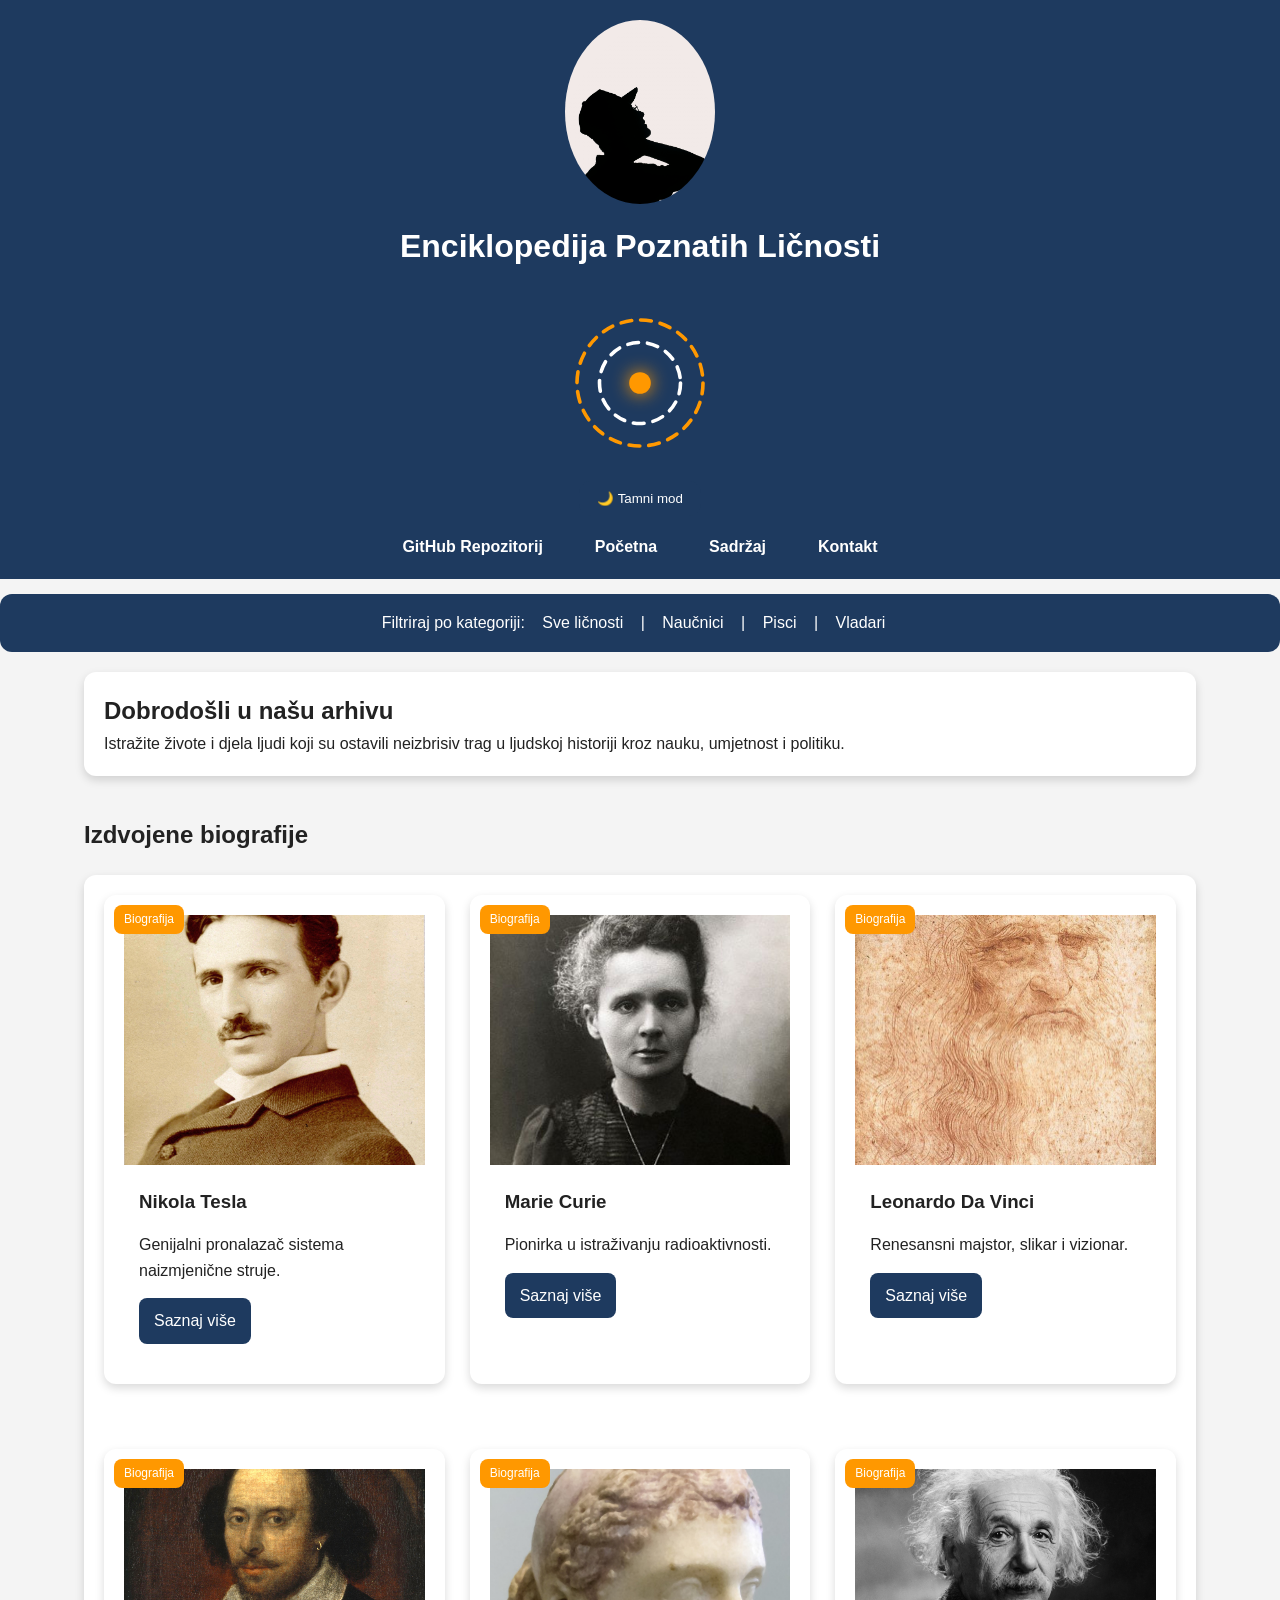
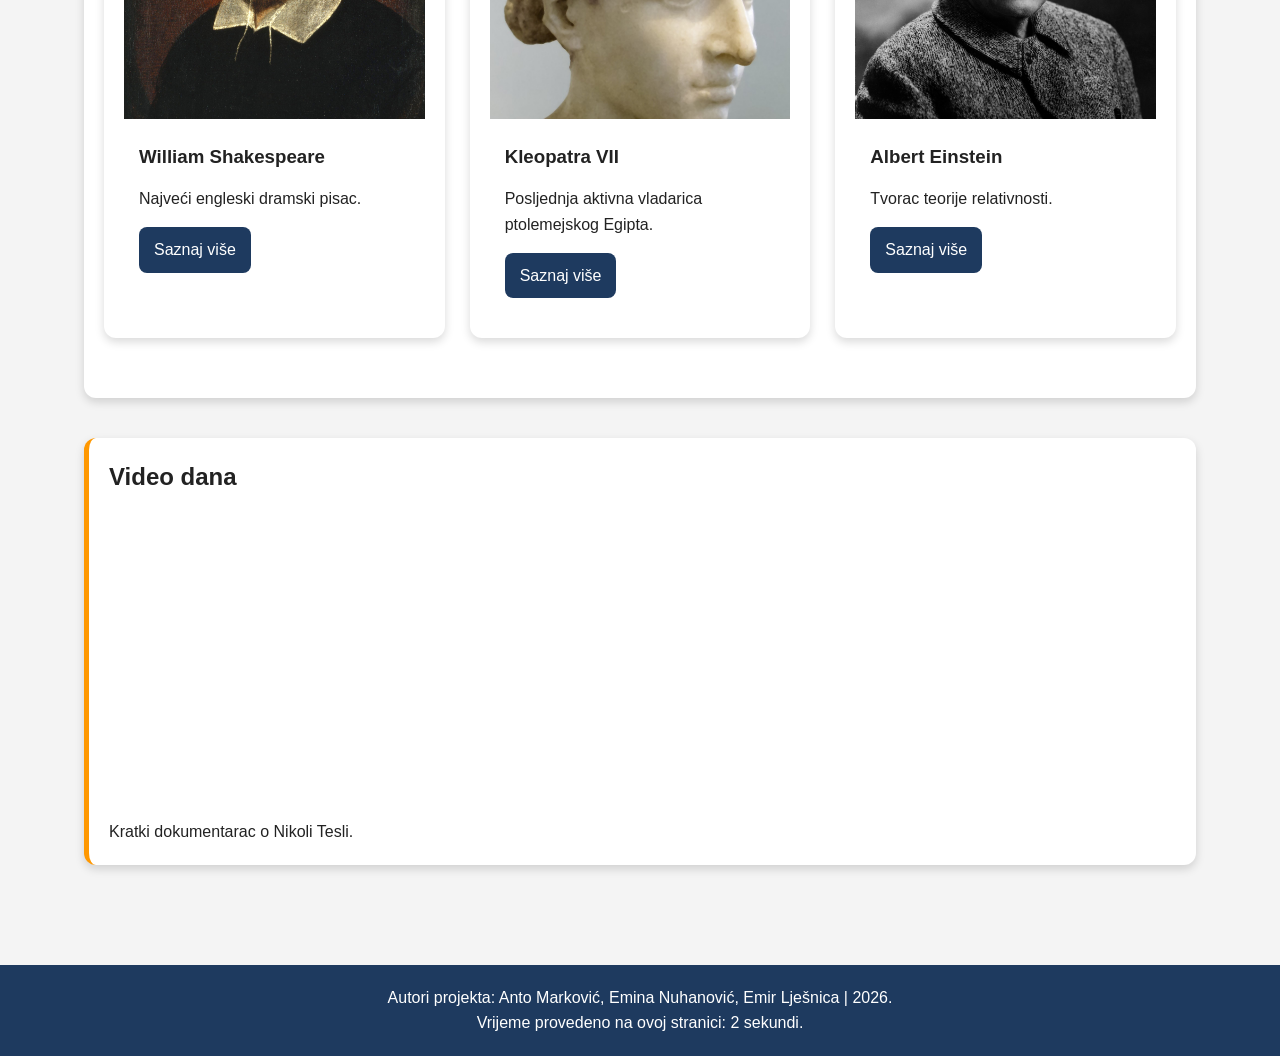
<file: index.html>
<!DOCTYPE html>
<html lang="bs">
<head>
    <meta charset="UTF-8">
    <meta name="viewport" content="width=device-width, initial-scale=1.0">
    <title>Početna - Biografije</title>
    <link rel="stylesheet" href="css/tptpstil.css">
    <link rel="manifest" href="manifest.json">
</head>
<body>

    <header>
        <picture>
        <source srcset="images/logo.jpg" type="image/jpg">
        
        <img src="images/logo.jpg" 
             alt="Logotip enciklopedije biografija" 
             width="150">
    </picture>
        <h1>Enciklopedija Poznatih Ličnosti</h1>
        <!-- Animirani SVG logo -->
<div class="svg-logo">

<svg viewBox="0 0 200 200" class="orbit-svg">

    <!-- Vanjski krug -->
    <circle class="orbita orbita-1"
            cx="100"
            cy="100"
            r="70" />

    <!-- Unutrašnji krug -->
    <circle class="orbita orbita-2"
            cx="100"
            cy="100"
            r="45" />

    <!-- Centar -->
    <circle class="jezgro"
            cx="100"
            cy="100"
            r="12" />

</svg>

</div>
        <button id="dark-mode-toggle" class="filter-btn">🌙 Tamni mod</button>
        <nav aria-label="Glavna navigacija">
            <ul>
                <li><a href="https://github.com/Emina-N/Grupa30-TPTP-2026" target="_blank" rel="noopener">GitHub Repozitorij</a></li>
                <li><a href="index.html">Početna</a></li>
                <li><a href="sadrzaj.html">Sadržaj</a></li>
                <li><a href="kontakt.html">Kontakt</a></li>
            </ul>
        </nav>
    </header>

    <nav aria-label="Filter kategorija">
    <p>Filtriraj po kategoriji: 
        <button class="filter-btn" data-filter="sve">Sve ličnosti</button> | 
        <button class="filter-btn" data-filter="naucnici">Naučnici</button> | 
        <button class="filter-btn" data-filter="pisci">Pisci</button> | 
        <button class="filter-btn" data-filter="vladari">Vladari</button>
    </p>
</nav>

    <main>
        <article>
            <h2>Dobrodošli u našu arhivu</h2>
            <p>Istražite živote i djela ljudi koji su ostavili neizbrisiv trag u ljudskoj historiji kroz nauku, umjetnost i politiku.</p>
        </article>
<h2>Izdvojene biografije</h2>
        <section id="kartice-kontejner">
            
            <article class="kartica" data-kategorija="naucnici">
                <img src="images/tesla.jpg" alt="Portret Nikole Tesle">
                <h3>Nikola Tesla</h3>
                <p>Genijalni pronalazač sistema naizmjenične struje.</p>
                <a href="sadrzaj.html#tesla">Saznaj više</a>
            </article>
            <article class="kartica" data-kategorija="naucnici">
                <img src="images/curie.jpg" alt="Portret Marie Curie">
                <h3>Marie Curie</h3>
                <p>Pionirka u istraživanju radioaktivnosti.</p>
                <a href="sadrzaj.html#curie">Saznaj više</a>
            </article>
            <article class="kartica" data-kategorija="umjetnici">
                <img src="images/davinci.jpg" alt="Portret Leonarda Da Vincija">
                <h3>Leonardo Da Vinci</h3>
                <p>Renesansni majstor, slikar i vizionar.</p>
                <a href="sadrzaj.html#davinci">Saznaj više</a>
            </article>
            <article class="kartica" data-kategorija="pisci">
                <img src="images/shakespeare.jpg" alt="Portret Williama Shakespearea">
                <h3>William Shakespeare</h3>
                <p>Najveći engleski dramski pisac.</p>
                <a href="sadrzaj.html#shakespeare">Saznaj više</a>
            </article>
            <article class="kartica" data-kategorija="vladari">
                <img src="images/kleopatra.jpg" alt="Portret Kleopatre">
                <h3>Kleopatra VII</h3>
                <p>Posljednja aktivna vladarica ptolemejskog Egipta.</p>
                <a href="sadrzaj.html#kleopatra">Saznaj više</a>
            </article>
            <article class="kartica" data-kategorija="naucnici">
                <img src="images/einstein.jpg" alt="Portret Alberta Einsteina">
                <h3>Albert Einstein</h3>
                <p>Tvorac teorije relativnosti.</p>
                <a href="sadrzaj.html#einstein">Saznaj više</a>
            </article>
        </section>

        <aside>
            <h2>Video dana</h2>
            <iframe width="560" height="315" src="https://www.youtube-nocookie.com/embed/J61NaBfQ6Zs?si=14uaAwsqHeolwRtK" title="YouTube video player" frameborder="0" allow="accelerometer; autoplay; clipboard-write; encrypted-media; gyroscope; picture-in-picture; web-share" referrerpolicy="strict-origin-when-cross-origin" allowfullscreen></iframe>
            <p>Kratki dokumentarac o Nikoli Tesli.</p>
        </aside>
    </main>

    <footer>
        <p>Autori projekta: Anto Marković, Emina Nuhanović, Emir Lješnica | 2026.</p>
        <p>Vrijeme provedeno na ovoj stranici: <span id="sesija-timer">0</span> sekundi.</p>
    </footer>

    <script src="js/tptpskripte.js"></script>
</body>
</html>
</file>
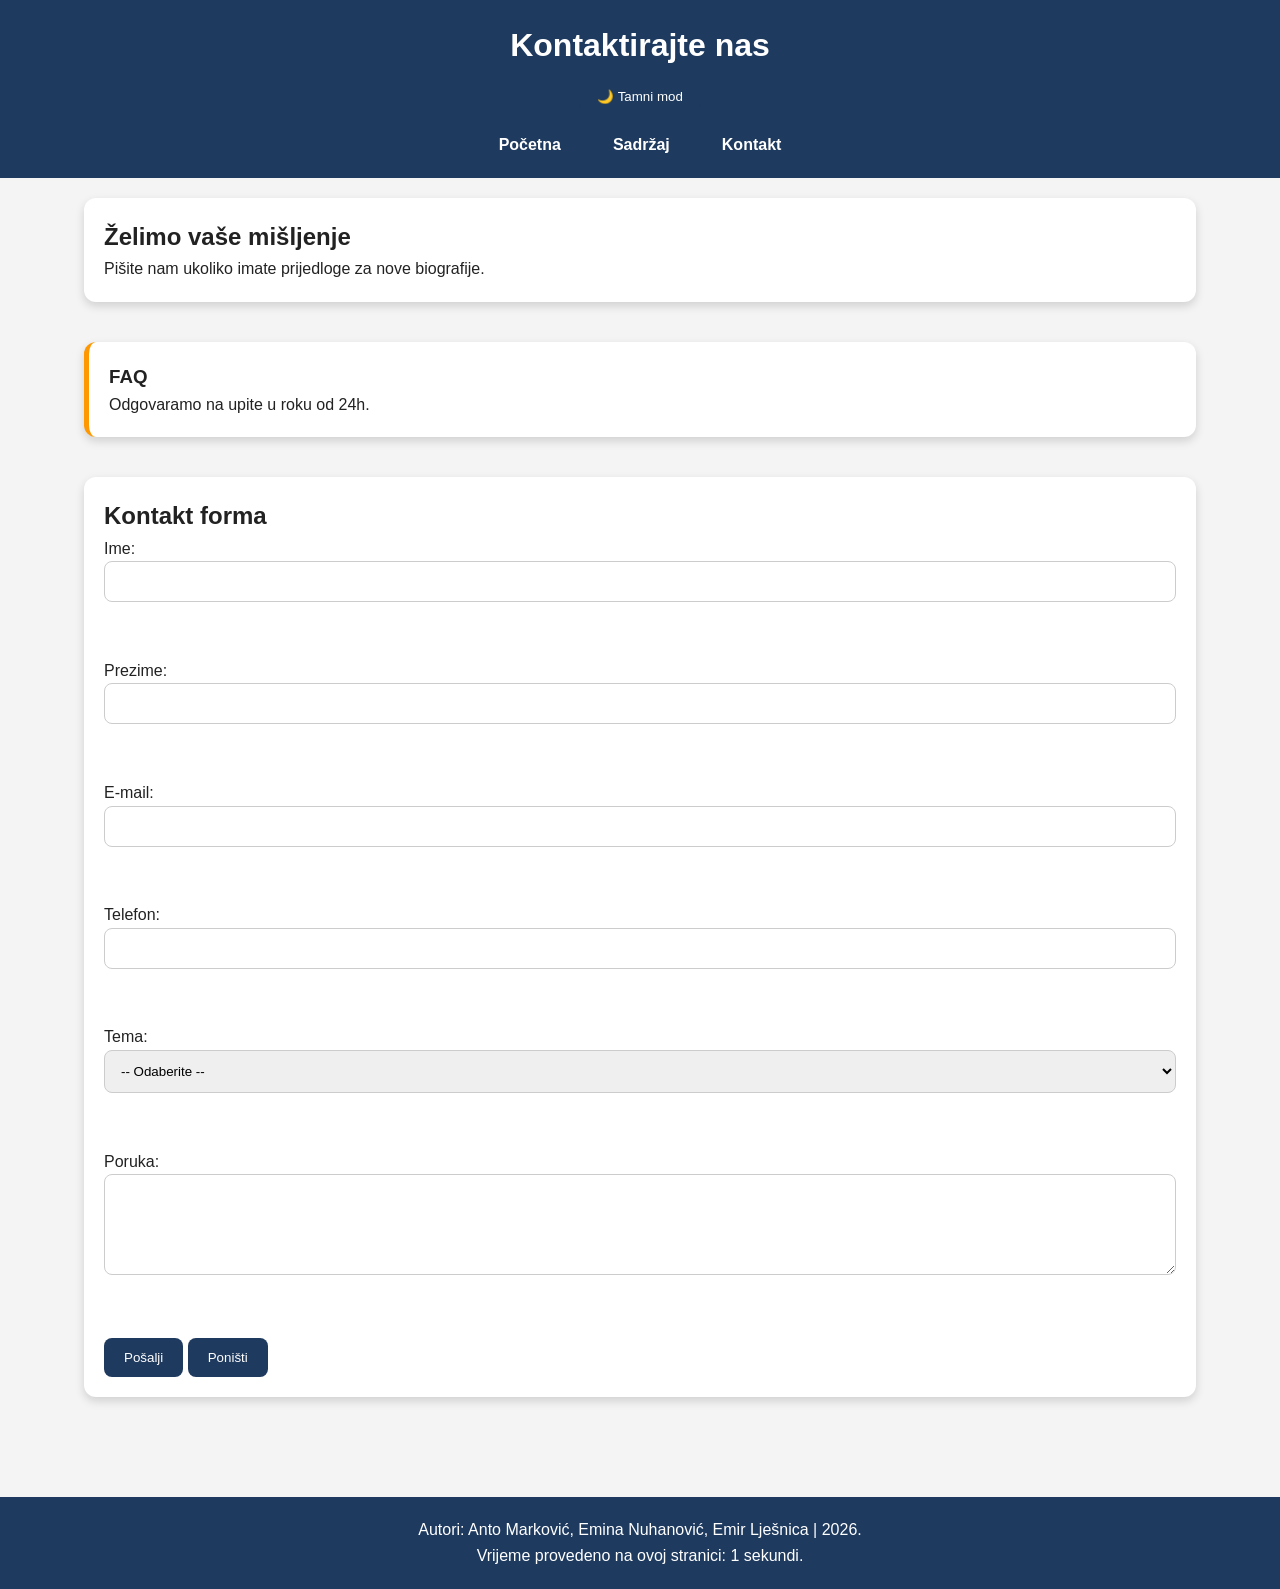
<file: kontakt.html>
<!DOCTYPE html>
<html lang="bs">
<head>
    <meta charset="UTF-8">
    <meta name="viewport" content="width=device-width, initial-scale=1.0">
    <title>Kontakt - Biografije</title>
    <link rel="stylesheet" href="css/tptpstil.css">
    <link rel="manifest" href="manifest.json">
</head>
<body>

    <header>
        <h1>Kontaktirajte nas</h1>
        <button id="dark-mode-toggle" class="filter-btn">🌙 Tamni mod</button>
        <nav aria-label="Glavna navigacija">
            <ul>
                <li><a href="index.html">Početna</a></li>
                <li><a href="sadrzaj.html">Sadržaj</a></li>
                <li><a href="kontakt.html">Kontakt</a></li>
            </ul>
        </nav>
    </header>

    <main>
        <article>
            <h2>Želimo vaše mišljenje</h2>
            <p>Pišite nam ukoliko imate prijedloge za nove biografije.</p>
        </article>

        <aside>
            <h3>FAQ</h3>
            <p>Odgovaramo na upite u roku od 24h.</p>
        </aside>

        <section>
            <h2>Kontakt forma</h2>
            <div id="poruka-uspjeha" style="display: none;"></div>
            <form id="kontakt-forma">
                <div>
                    <label for="ime">Ime:</label><br>
                    <input type="text" id="ime" name="ime">
                    <span id="greska-ime" class="greska" style="color: red;"></span>
                </div>
                <br>
                <div>
                    <label for="prezime">Prezime:</label><br>
                    <input type="text" id="prezime" name="prezime">
                    <span id="greska-prezime" class="greska" style="color: red;"></span>
                </div>
                <br>
                <div>
                    <label for="email">E-mail:</label><br>
                    <input type="text" id="email" name="email">
                    <span id="greska-email" class="greska" style="color: red;"></span>
                </div>
                <br>
                <div>
                    <label for="telefon">Telefon:</label><br>
                    <input type="text" id="telefon" name="telefon">
                    <span id="greska-telefon" class="greska" style="color: red;"></span>
                </div>
                <br>
                <div>
                    <label for="tema">Tema:</label><br>
                    <select id="tema" name="tema">
                        <option value="">-- Odaberite --</option>
                        <option value="prijedlog">Prijedlog</option>
                        <option value="ispravka">Ispravka</option>
                    </select>
                    <span id="greska-tema" class="greska" style="color: red;"></span>
                </div>
                <br>
                <div>
                    <label for="poruka">Poruka:</label><br>
                    <textarea id="poruka" name="poruka" rows="5"></textarea>
                    <span id="greska-poruka" class="greska" style="color: red;"></span>
                </div>
                <br>
                <div>
                    <button type="submit" id="submit-dugme">Pošalji</button>
                    <button type="reset" id="reset-dugme">Poništi</button>
                </div>
            </form>
        </section>
    </main>

    <footer>
        <p>Autori: Anto Marković, Emina Nuhanović, Emir Lješnica | 2026.</p>
        <p>Vrijeme provedeno na ovoj stranici: <span id="sesija-timer">0</span> sekundi.</p>
    </footer>

    <script src="js/tptpskripte.js"></script>
</body>
</html>
</file>
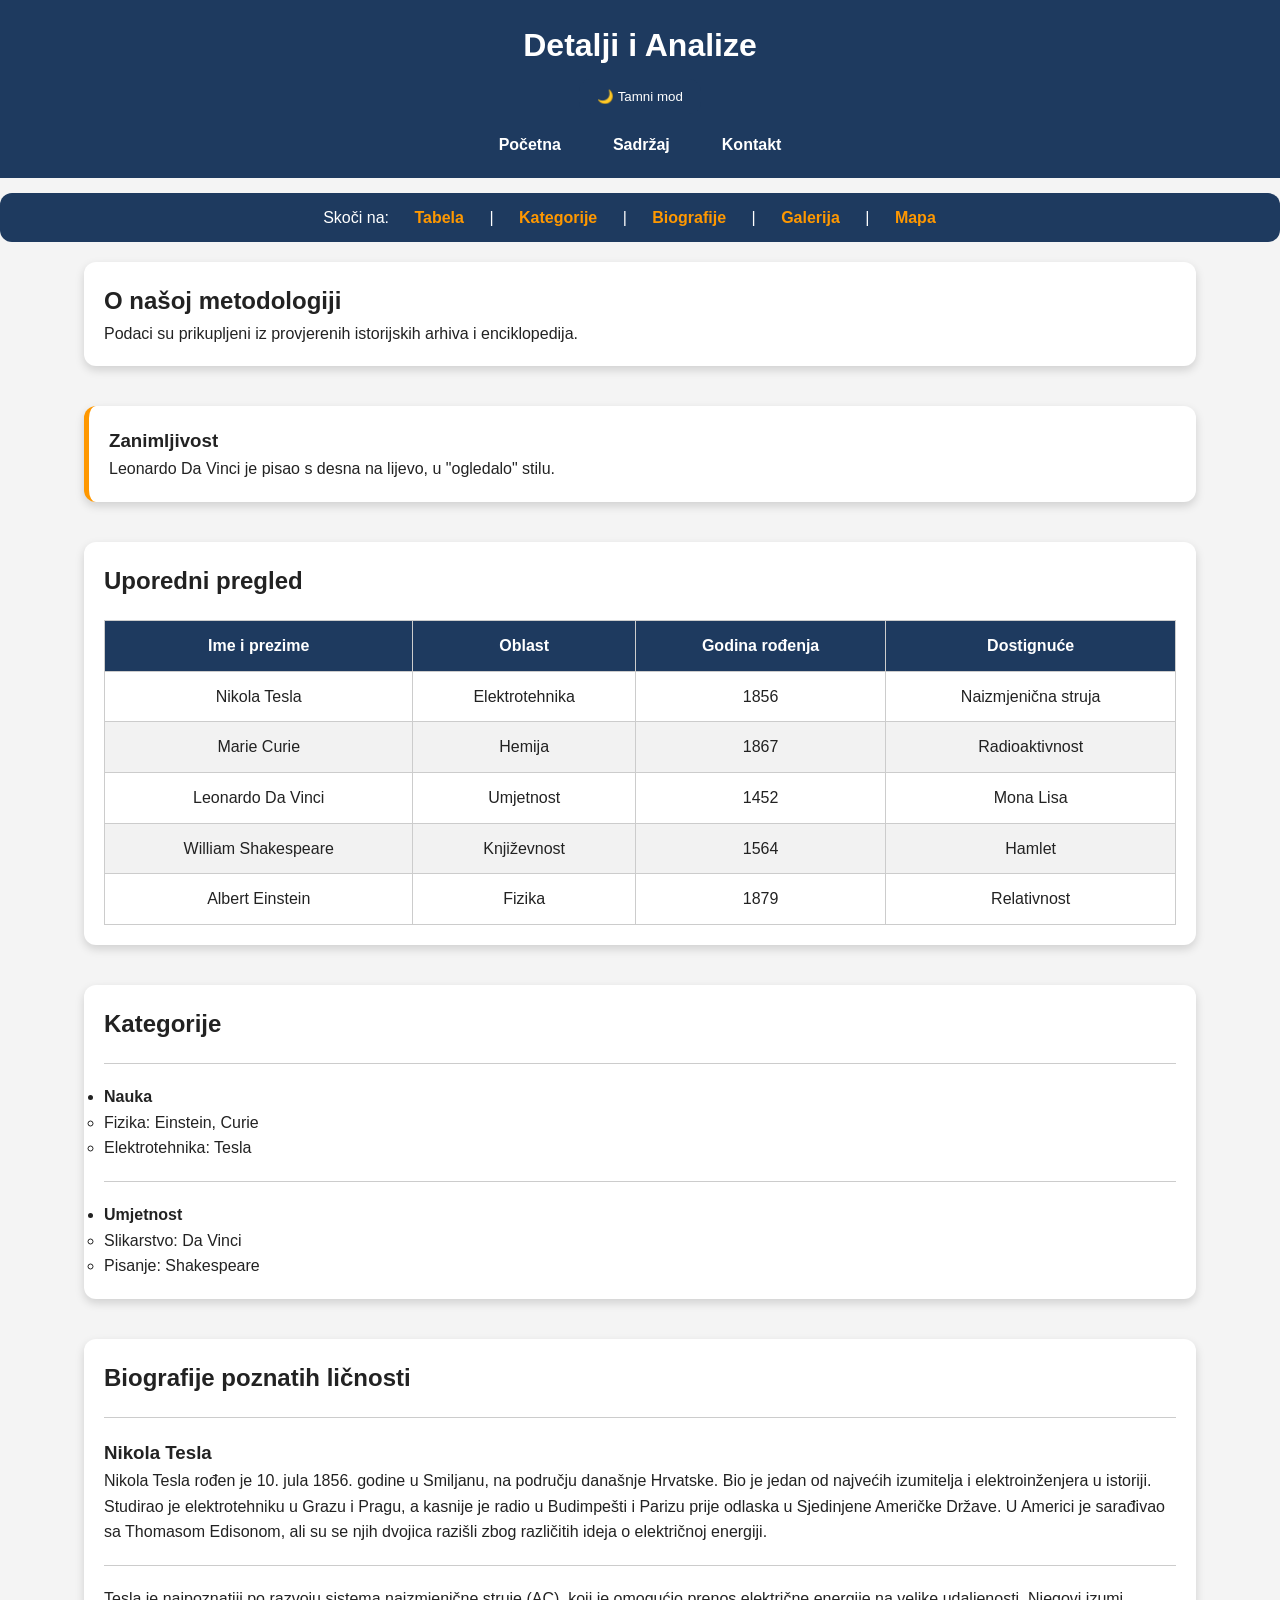
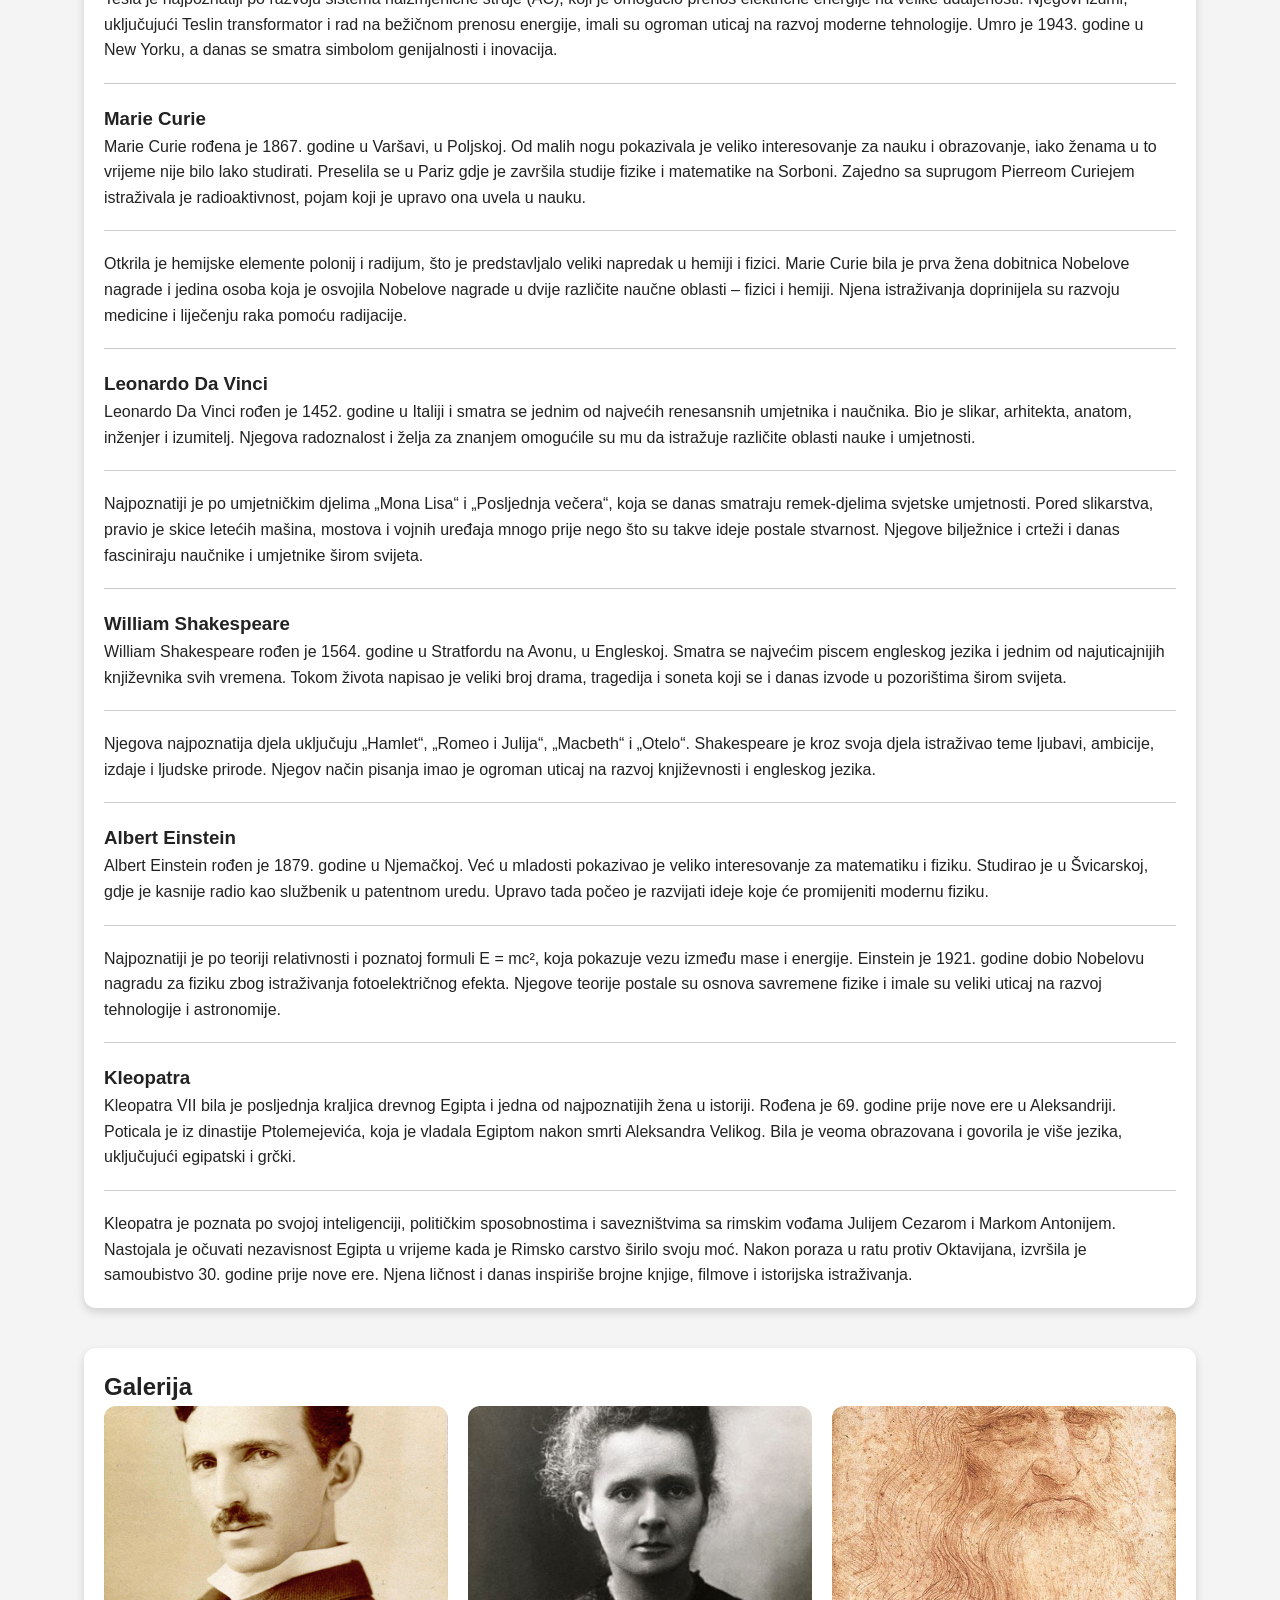
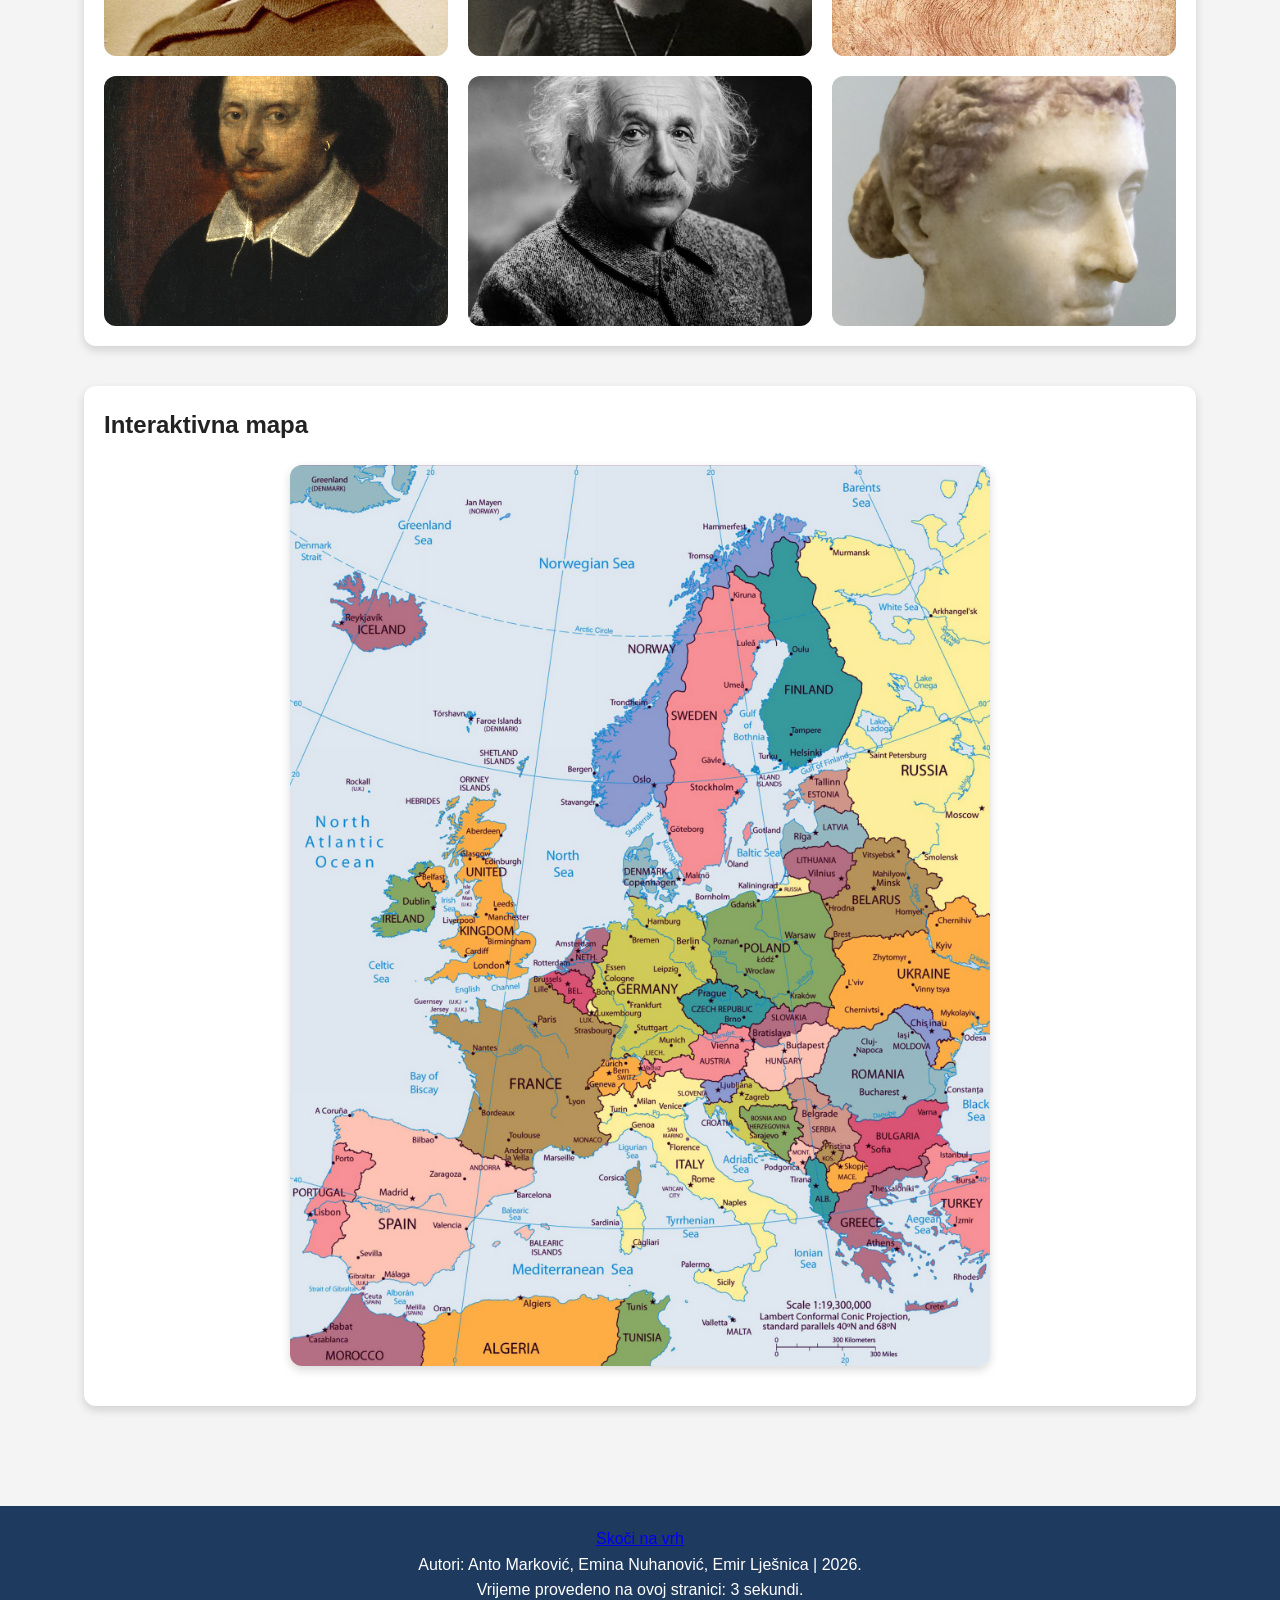
<file: sadrzaj.html>
<!DOCTYPE html>
<html lang="bs">
<head>
    <meta charset="UTF-8">
    <meta name="viewport" content="width=device-width, initial-scale=1.0">
    <title>Detaljni Sadržaj - Biografije</title>
    <link rel="stylesheet" href="css/tptpstil.css">
    <link rel="manifest" href="manifest.json">
</head>
<body id="vrh">

    <header>
        <h1>Detalji i Analize</h1>
        <button id="dark-mode-toggle" class="filter-btn">🌙 Tamni mod</button>
        <nav aria-label="Glavna navigacija">
            <ul>
                <li><a href="index.html">Početna</a></li>
                <li><a href="sadrzaj.html">Sadržaj</a></li>
                <li><a href="kontakt.html">Kontakt</a></li>
            </ul>
        </nav>
    </header>

    <nav aria-label="Brzi skok">
        <p>Skoči na: 
            <a href="#tabela">Tabela</a> | <a href="#kategorije">Kategorije</a> | <a href="#biografije">Biografije</a> | <a href="#galerija">Galerija</a> | <a href="#mapa">Mapa</a>
        </p>
    </nav>

    <main>
        <article>
            <h2>O našoj metodologiji</h2>
            <p>Podaci su prikupljeni iz provjerenih istorijskih arhiva i enciklopedija.</p>
        </article>

        <aside>
            <h3>Zanimljivost</h3>
            <p>Leonardo Da Vinci je pisao s desna na lijevo, u "ogledalo" stilu.</p>
        </aside>

        <section id="tabela">
            <h2>Uporedni pregled</h2>
            <table border="1">
                <thead>
                    <tr>
                        <th>Ime i prezime</th>
                        <th>Oblast</th>
                        <th>Godina rođenja</th>
                        <th>Dostignuće</th>
                    </tr>
                </thead>
                <tbody>
                    <tr><td>Nikola Tesla</td><td>Elektrotehnika</td><td>1856</td><td>Naizmjenična struja</td></tr>
                    <tr><td>Marie Curie</td><td>Hemija</td><td>1867</td><td>Radioaktivnost</td></tr>
                    <tr><td>Leonardo Da Vinci</td><td>Umjetnost</td><td>1452</td><td>Mona Lisa</td></tr>
                    <tr><td>William Shakespeare</td><td>Književnost</td><td>1564</td><td>Hamlet</td></tr>
                    <tr><td>Albert Einstein</td><td>Fizika</td><td>1879</td><td>Relativnost</td></tr>
                </tbody>
            </table>
        </section>

        <section id="kategorije">
            <h2>Kategorije</h2>
            <hr>
            <ul>
                <li><strong>Nauka</strong>
                    <ul>
                        <li>Fizika: Einstein, Curie</li>
                        <li>Elektrotehnika: Tesla</li>
                    </ul>
                </li>
                <hr>
                <li><strong>Umjetnost</strong>
                    <ul>
                        <li>Slikarstvo: Da Vinci</li>
                        <li>Pisanje: Shakespeare</li>
                    </ul>
                </li>
            </ul>
        </section>

        <section id="biografije">
    <h2>Biografije poznatih ličnosti</h2>
    <hr>
    <div class="bio-kartica">
        <h3 id="tesla">Nikola Tesla</h3>
        <p>
            Nikola Tesla rođen je 10. jula 1856. godine u Smiljanu, na području današnje
            Hrvatske. Bio je jedan od najvećih izumitelja i elektroinženjera u istoriji.
            Studirao je elektrotehniku u Grazu i Pragu, a kasnije je radio u Budimpešti
            i Parizu prije odlaska u Sjedinjene Američke Države. U Americi je sarađivao
            sa Thomasom Edisonom, ali su se njih dvojica razišli zbog različitih ideja
            o električnoj energiji.
        </p>
        <hr>
        <p>
            Tesla je najpoznatiji po razvoju sistema naizmjenične struje (AC), koji je
            omogućio prenos električne energije na velike udaljenosti. Njegovi izumi,
            uključujući Teslin transformator i rad na bežičnom prenosu energije, imali
            su ogroman uticaj na razvoj moderne tehnologije. Umro je 1943. godine u
            New Yorku, a danas se smatra simbolom genijalnosti i inovacija.
        </p>
    </div>
    <hr>
    <div class="bio-kartica">
        <h3 id="curie">Marie Curie</h3>
        <p>
            Marie Curie rođena je 1867. godine u Varšavi, u Poljskoj. Od malih nogu
            pokazivala je veliko interesovanje za nauku i obrazovanje, iako ženama u to
            vrijeme nije bilo lako studirati. Preselila se u Pariz gdje je završila studije
            fizike i matematike na Sorboni. Zajedno sa suprugom Pierreom Curiejem istraživala
            je radioaktivnost, pojam koji je upravo ona uvela u nauku.
        </p>
        <hr>
        <p>
            Otkrila je hemijske elemente polonij i radijum, što je predstavljalo veliki
            napredak u hemiji i fizici. Marie Curie bila je prva žena dobitnica Nobelove
            nagrade i jedina osoba koja je osvojila Nobelove nagrade u dvije različite
            naučne oblasti – fizici i hemiji. Njena istraživanja doprinijela su razvoju
            medicine i liječenju raka pomoću radijacije.
        </p>
    </div>
    <hr>
    <div class="bio-kartica">
        <h3 id="davinci">Leonardo Da Vinci</h3>
        <p>
            Leonardo Da Vinci rođen je 1452. godine u Italiji i smatra se jednim od
            najvećih renesansnih umjetnika i naučnika. Bio je slikar, arhitekta,
            anatom, inženjer i izumitelj. Njegova radoznalost i želja za znanjem
            omogućile su mu da istražuje različite oblasti nauke i umjetnosti.
        </p>
        <hr>
        <p>
            Najpoznatiji je po umjetničkim djelima „Mona Lisa“ i „Posljednja večera“,
            koja se danas smatraju remek-djelima svjetske umjetnosti. Pored slikarstva,
            pravio je skice letećih mašina, mostova i vojnih uređaja mnogo prije nego
            što su takve ideje postale stvarnost. Njegove bilježnice i crteži i danas
            fasciniraju naučnike i umjetnike širom svijeta.
        </p>
    </div>
    <hr>
    <div class="bio-kartica">
        <h3 id="shakespeare">William Shakespeare</h3>
        <p>
            William Shakespeare rođen je 1564. godine u Stratfordu na Avonu, u Engleskoj.
            Smatra se najvećim piscem engleskog jezika i jednim od najuticajnijih
            književnika svih vremena. Tokom života napisao je veliki broj drama,
            tragedija i soneta koji se i danas izvode u pozorištima širom svijeta.
        </p>
        <hr>
        <p>
            Njegova najpoznatija djela uključuju „Hamlet“, „Romeo i Julija“, „Macbeth“
            i „Otelo“. Shakespeare je kroz svoja djela istraživao teme ljubavi,
            ambicije, izdaje i ljudske prirode. Njegov način pisanja imao je ogroman
            uticaj na razvoj književnosti i engleskog jezika.
        </p>
    </div>
    <hr>
    <div class="bio-kartica">
        <h3 id="einstein">Albert Einstein</h3>
        <p>
            Albert Einstein rođen je 1879. godine u Njemačkoj. Već u mladosti pokazivao
            je veliko interesovanje za matematiku i fiziku. Studirao je u Švicarskoj,
            gdje je kasnije radio kao službenik u patentnom uredu. Upravo tada počeo
            je razvijati ideje koje će promijeniti modernu fiziku.
        </p>
        <hr>
        <p>
            Najpoznatiji je po teoriji relativnosti i poznatoj formuli E = mc²,
            koja pokazuje vezu između mase i energije.
            Einstein je 1921. godine dobio Nobelovu nagradu za fiziku zbog istraživanja
            fotoelektričnog efekta. Njegove teorije postale su osnova savremene fizike
            i imale su veliki uticaj na razvoj tehnologije i astronomije.
        </p>
    </div>
    <hr>
    <div class="bio-kartica">
    <h3 id="kleopatra">Kleopatra</h3>
    <p>
        Kleopatra VII bila je posljednja kraljica drevnog Egipta i jedna od
        najpoznatijih žena u istoriji. Rođena je 69. godine prije nove ere u
        Aleksandriji. Poticala je iz dinastije Ptolemejevića, koja je vladala
        Egiptom nakon smrti Aleksandra Velikog. Bila je veoma obrazovana i
        govorila je više jezika, uključujući egipatski i grčki.
    </p>
    <hr>
    <p>
        Kleopatra je poznata po svojoj inteligenciji, političkim sposobnostima
        i savezništvima sa rimskim vođama Julijem Cezarom i Markom Antonijem.
        Nastojala je očuvati nezavisnost Egipta u vrijeme kada je Rimsko carstvo
        širilo svoju moć. Nakon poraza u ratu protiv Oktavijana, izvršila je
        samoubistvo 30. godine prije nove ere. Njena ličnost i danas inspiriše
        brojne knjige, filmove i istorijska istraživanja.
    </p>
</div>
</section>

        <section id="galerija">
            <h2>Galerija</h2>
            <div class="galerija-grid">
                <img src="images/tesla.jpg" alt="Tesla slika 1">
                <img src="images/curie.jpg" alt="Curie slika 2">
                <img src="images/davinci.jpg" alt="Da Vinci slika 3">
                <img src="images/shakespeare.jpg" alt="Shakespeare slika 4">
                <img src="images/einstein.jpg" alt="Einstein slika 5">
                <img src="images/kleopatra.jpg" alt="Kleopatra slika 6">
            </div>
        </section>

        <section id="mapa">
            <h2>Interaktivna mapa</h2>
            <img src="images/mapa-europe.jpg" alt="Karta Europe" usemap="#lokacije">
  <map name="lokacije">
    <area shape="circle"
        coords="200,470,50"
        href="https://bs.wikipedia.org/wiki/William_Shakespeare"
        target="_blank"
        alt="Shakespeare"
        title="William Shakespeare">
    <area shape="circle"
        coords="380,500,55"
        href="https://bs.wikipedia.org/wiki/Albert_Einstein"
        target="_blank"
        alt="Einstein"
        title="Albert Einstein">
    <area shape="circle"
        coords="450,500,55"
        href="https://bs.wikipedia.org/wiki/Marie_Curie"
        target="_blank"
        alt="Curie"
        title="Marie Curie">
    <area shape="circle"
        coords="470,650,35"
        href="https://bs.wikipedia.org/wiki/Nikola_Tesla"
        target="_blank"
        alt="Tesla"
        title="Nikola Tesla">
    <area shape="circle"
        coords="380,670,55"
        href="https://bs.wikipedia.org/wiki/Leonardo_da_Vinci"
        target="_blank"
        alt="Da Vinci"
        title="Leonardo Da Vinci">
        <area
        shape="circle"
        coords="635,880,55"
        href="https://bs.wikipedia.org/wiki/Kleopatra_VII"
        target="_blank"
        alt="Kleopatra"
        title="Kleopatra">

</map>
        </section>
    </main>

    <footer>
        <a href="#vrh">Skoči na vrh</a>
        <p>Autori: Anto Marković, Emina Nuhanović, Emir Lješnica | 2026.</p>
        <p>Vrijeme provedeno na ovoj stranici: <span id="sesija-timer">0</span> sekundi.</p>
    </footer>

    <script src="js/tptpskripte.js"></script>
</body>
</html>
</file>
<file: css/tptpstil.css>
/* css varijable */
:root {

    /* Boje */
    --primarna-boja: #1e3a5f;
    --sekundarna-boja: #f4f4f4;
    --akcent-boja: #ff9800;
    --tekst-boja: #222;
    --bijela: #ffffff;

    /* Font */
    --font-glavni: Arial, sans-serif;

    /* Razmaci */
    --razmak-mali: 10px;
    --razmak-srednji: 20px;
    --razmak-veliki: 40px;

    --radius: 12px;
    --sjena: 0 4px 10px rgba(0,0,0,0.15);
}




/* Reset margin/padding za sve elemente */
* {
    margin: 0;
    padding: 0;
    box-sizing: border-box;
}

/* Stilovi za cijelu stranicu */
body {
    font-family: var(--font-glavni);
    background-color: var(--sekundarna-boja);
    color: var(--tekst-boja);
    line-height: 1.6;

    /* Animacija ucitavanja stranice */
    animation: fadeIn 1s ease;
}


/* Header */

header {
    background-color: var(--primarna-boja);
    color: var(--bijela);

    text-align: center;
    padding: var(--razmak-srednji);
}

/* Logo slika */
header img {
    border-radius: 50%;
    margin-bottom: var(--razmak-mali);
}


/* Navigacija-flexbox */

nav ul {

    /* Flexbox raspored */
    display: flex;

    justify-content: center;
    align-items: center;

    gap: var(--razmak-srednji);

    list-style: none;

    /* Omogućava prelamanje na manjim ekranima */
    flex-wrap: wrap;

    margin-top: var(--razmak-mali);
}

/* Linkovi navigacije */
nav a {
    color: var(--bijela);
    text-decoration: none;
    font-weight: bold;

    padding: 10px 16px;
    border-radius: var(--radius);

    /* Tranzicija hover efekta */
    transition: 0.3s;
}

/* Hover */
nav a:hover {
    background-color: var(--akcent-boja);
    transform: translateY(-3px);
}

/* Focus */
nav a:focus {
    outline: 2px solid yellow;
}


/* Filter dugmad */

.filter-btn {
    background-color: var(--primarna-boja);
    color: white;

    border: none;

    padding: 10px 18px;
    margin: 8px;

    border-radius: var(--radius);

    cursor: pointer;

    transition: 0.3s;
}

/* Hover efekat dugmeta */
.filter-btn:hover {
    background-color: var(--akcent-boja);
    transform: scale(1.05);
}


/* Main sadrzaj */

main {
    width: 90%;
    max-width: 1200px;

    margin: auto;
    padding: var(--razmak-srednji);
}


/* Sekcije/article/aside */

section, article, aside {

    background-color: var(--bijela);

    padding: var(--razmak-srednji);
    margin-bottom: var(--razmak-veliki);

    border-radius: var(--radius);
    box-shadow: var(--sjena);
}


/* Kartice */

#kartice-kontejner {

    /* Grid layout */
    display: grid;

    /* 3 kolone na desktopu */
    grid-template-columns: repeat(3, 1fr);

    gap: 25px;

    margin-top: var(--razmak-srednji);
}

/* Stil jedne kartice */
.kartica {

    background-color: white;

    border-radius: var(--radius);

    overflow: hidden;

    box-shadow: var(--sjena);

    transition: 0.4s;

    position: relative;
}



/* Oznaka iznad kartice */
.kartica::before {

    content: "Biografija";

    position: absolute;

    top: 10px;
    left: 10px;

    background-color: var(--akcent-boja);

    color: white;

    padding: 5px 10px;

    border-radius: 8px;

    font-size: 12px;
}


/* Hover efekat kartice */
.kartica:hover {
    transform: translateY(-10px);

    box-shadow: 0 8px 18px rgba(0,0,0,0.25);
}

/* Slika kartice */
.kartica img {
    width: 100%;
    height: 250px;

    object-fit: cover;
}

/* Naslov kartice */
.kartica h3 {
    margin: 15px;
}

/* Tekst kartice */
.kartica p {
    margin: 0 15px 15px;
}

/* Dugme/link kartice */
.kartica a {

    display: inline-block;

    margin: 0 15px 20px;

    padding: 10px 15px;

    background-color: var(--primarna-boja);

    color: white;

    text-decoration: none;

    border-radius: 8px;

    transition: 0.3s;
}

/* Hover efekat linka */
.kartica a:hover {
    background-color: var(--akcent-boja);
}


/* Galerija grid */

.galerija-grid {

    display: grid;

    grid-template-columns: repeat(3, 1fr);

    gap: 20px;
}

/* Slike galerije */
.galerija-grid img {

    width: 100%;
    height: 250px;

    object-fit: cover;

    border-radius: var(--radius);

    transition: 0.4s;
}

/* Hover efekat galerije */
.galerija-grid img:hover {
    transform: scale(1.04);
}


/* Tabela */

table {
    width: 100%;

    border-collapse: collapse;

    margin-top: 20px;
}

th,
td {

    border: 1px solid #ccc;

    padding: 12px;

    text-align: center;
}

/* Zaglavlje tabele */
th {
    background-color: var(--primarna-boja);

    color: white;
}

/* nth-child pseudo-klasa */
tbody tr:nth-child(even) {
    background-color: #f2f2f2;
}

/* Hover redova */
tbody tr:hover {
    background-color: #ddd;
}


/* Forma */

form {

    display: flex;

    flex-direction: column;

    gap: 15px;
}

/* Input elementi */
input, textarea, select {

    width: 100%;

    padding: 12px;

    border: 1px solid #ccc;

    border-radius: 8px;

    transition: 0.3s;
}

/* Focus efekat forme */
input:focus, textarea:focus, select:focus {

    border-color: var(--akcent-boja);

    outline: none;

    box-shadow: 0 0 5px var(--akcent-boja);
}

/* Dugme forme */
button {

    background-color: var(--primarna-boja);

    color: white;

    border: none;

    padding: 12px 20px;

    border-radius: 8px;

    cursor: pointer;

    transition: 0.3s;
}

/* Hover dugmeta */
button:hover {
    background-color: var(--akcent-boja);

    transform: scale(1.05);
}


/* Aside */

aside {
    border-left: 5px solid var(--akcent-boja);
}


/* Footer */

footer {

    background-color: var(--primarna-boja);

    color: white;

    text-align: center;

    padding: 20px;

    margin-top: 40px;
}


/* Animacija */

@keyframes fadeIn {

    from {
        opacity: 0;
        transform: translateY(20px);
    }

    to {
        opacity: 1;
        transform: translateY(0);
    }
}


/* Media query - tablet */

@media (max-width: 900px) {

    /* 2 kolone na tabletima */
    #kartice-kontejner {
        grid-template-columns: repeat(2, 1fr);
    }

    /* Galerija 2 kolone */
    .galerija-grid {
        grid-template-columns: repeat(2, 1fr);
    }

    /* Navigacija vertikalno */
    nav ul {
        flex-direction: column;
    }
}


/* Media query - mobilni */

@media (max-width: 600px) {

    /* Jedna kolona na mobilnom */
    #kartice-kontejner {
        grid-template-columns: 1fr;
    }

    /* Galerija jedna kolona */
    .galerija-grid {
        grid-template-columns: 1fr;
    }

    /* Responsivni iframe */
    iframe {
        width: 100%;
        height: auto;
    }

    /* Manji font */
    body {
        font-size: 15px;
    }

    /* Manji naslov */
    header h1 {
        font-size: 24px;
    }
}

/* Brzi skok navigacija za sadrzaj.html */

nav[aria-label="Brzi skok"] {
    background-color: var(--primarna-boja);
    padding: 12px;
    text-align: center;
    border-radius: var(--radius);
    margin-top: 15px;
}

nav[aria-label="Brzi skok"] p {
    color: white;
}

nav[aria-label="Brzi skok"] a {
    color: var(--akcent-boja);
    text-decoration: none;
    font-weight: bold;
    margin: 0 5px;
}

nav[aria-label="Brzi skok"] a:hover {
    color: white;
    text-decoration: underline;
}


/* Mapa Europe */

#mapa img {
    width: 100%;
    max-width: 700px;
    height: auto;

    display: block;
    margin: 20px auto;

    border-radius: var(--radius);
    box-shadow: var(--sjena);
}



/* Stilovi za Tamni Mod - redefinisanje CSS varijabli kada body dobije klasu .dark-theme */
body.dark-theme {
    --primarna-boja: #0f172a;       /* Tamna pozadina headera/footera */
    --sekundarna-boja: #1e293b;     /* Tamna pozadina cijele stranice */
    --bijela: #334155;              /* Tamno sive sekcije i kartice */
    --tekst-boja: #f8fafc;          /* Bijeli tekst */
    --sjena: 0 4px 10px rgba(0,0,0,0.5);
}

/* Prilagođavanje input polja u tamnom modu da tekst bude vidljiv */
body.dark-theme input, 
body.dark-theme textarea, 
body.dark-theme select {
    background-color: #1e293b;
    color: #f8fafc;
    border: 1px solid #475569;
}

/* Klasa koju JS dodaje na input polje ako je unos pogrešan */
.input-greska {
    border: 2px solid red !important;
    background-color: #ffe6e6;
}
body.dark-theme .input-greska {
    background-color: #5c2b2b;
}

body.dark-theme table {
    border-color: #475569; 
    background-color: var(--bijela); 
    color: var(--tekst-boja); 
}

body.dark-theme th {
    background-color: #0f172a !important; 
    color: #ffffff !important; 
}

body.dark-theme td {
    color: var(--tekst-boja) !important; 
}

body.dark-theme tr:nth-child(even) {
    background-color: #1e293b !important; 
}
body.dark-theme tr:nth-child(odd) {
    background-color: #334155 !important; 
}

body.dark-theme table a {
    color: #38bdf8 !important; 
}

/* Bojimo cijeli okvir u tamnoplavu boju sa zaobljenim uglovima */
nav[aria-label="Filter kategorija"] {
    background-color: var(--primarna-boja); /* Koristi vašu tamnoplavu boju */
    padding: 12px;
    text-align: center;
    border-radius: var(--radius);
    margin-top: 15px;
    color: #ffffff; /* Prisiljava tekst i crtice da uvijek budu bijeli */
}

nav[aria-label="Filter kategorija"] .filter-btn {
    background: none;         /* Briše sivu pozadinu dugmeta */
    border: none;             /* Briše okvir oko dugmeta */
    color: #ffffff;           /* Slova postaju bijela */
    font-family: var(--font-glavni);
    font-size: 16px;
    cursor: pointer;          /* Kada miš pređe preko, pretvori se u ruku za klik */
    padding: 0 5px;
    display: inline;          /* Prisiljava ih da stoje u istom redu sa tekstom */
    transition: color 0.3s ease;
}

/* Šta se desi kada korisnik pređe mišem preko kategorije */
nav[aria-label="Filter kategorija"] .filter-btn:hover {
    color: var(--akcent-boja); /* Mijenja boju u vašu narandžastu boju na hover */
}

/* Animirani SVG logo */

/* Kontejner SVG-a */
.svg-logo {

    display: flex;

    justify-content: center;

    align-items: center;

    margin-top: 20px;
}


/* Veličina SVG-a */
.orbit-svg {

    width: 180px;

    height: 180px;
}


/* Orbite */

.orbita {

    fill: none;

    stroke: var(--akcent-boja);

    stroke-width: 4;

    stroke-linecap: round;

    stroke-dasharray: 12 10;

    transform-origin: center;
}


/* Vanjska orbita */
.orbita-1 {

    animation: rotacija-desno 12s linear infinite;
}


/* Unutrasnja orbita */
.orbita-2 {

    stroke: var(--bijela);

    animation: rotacija-lijevo 8s linear infinite;
}


/* Centralno jezgro */

.jezgro {

    fill: var(--akcent-boja);

    filter: drop-shadow(0 0 10px var(--akcent-boja));

    animation: pulsiranje 2s ease-in-out infinite;
}


/* Animacije */

/* Rotacija udesno */
@keyframes rotacija-desno {

    from {
        transform: rotate(0deg);
    }

    to {
        transform: rotate(360deg);
    }
}


/* Rotacija ulijevo */
@keyframes rotacija-lijevo {

    from {
        transform: rotate(360deg);
    }

    to {
        transform: rotate(0deg);
    }
}


/* Pulsiranje centra */
@keyframes pulsiranje {

    0% {

        transform: scale(1);

        opacity: 1;
    }

    50% {

        transform: scale(1.25);

        opacity: 0.7;
    }

    100% {

        transform: scale(1);

        opacity: 1;
    }
}

/* Automatski tamni mod(prefers-color-scheme) */

@media (prefers-color-scheme: dark) {

    body:not(.light-theme) {

        --primarna-boja: #0f172a;
        --sekundarna-boja: #1e293b;
        --bijela: #334155;
        --tekst-boja: #f8fafc;
        --sjena: 0 4px 10px rgba(0,0,0,0.5);
    }

    body:not(.light-theme) input,
    body:not(.light-theme) textarea,
    body:not(.light-theme) select {

        background-color: #1e293b;
        color: #f8fafc;
        border: 1px solid #475569;
    }
}

hr {
    border: 0;                  /* Briše ružne fabričke okvire preglednika */
    height: 1px;                /* Određuje debljinu linije (1px je idealno za elegantan izgled) */
    background-color: #ccc;     /* Boja linije (možeš staviti i npr. var(--primarna-boja)) */
    margin: 20px 0;             /* Pravi razmak od 20px iznad i ispod linije da tekst ne bude zalijepljen */
    width: 100%;                /* Osigurava da se linija automatski rasteže i skuplja zavisno od ekrana */
    max-width: 100%;            /* Sprečava da linija ikada "pobjegne" van ekrana na mobitelu */
}

body.dark-theme .kartica {
    background-color: var(--bijela) !important;   /* Prisiljava karticu da primi tamno sivu pozadinu (#334155) */
    color: var(--tekst-boja) !important;         /* Osigurava da tekst unutar kartice bude čitljiv i bijel */
    border: 1px solid #475569;                   /* Dodaje blagi tamni okvir oko kartice da se bolje ističe */
}

/* Popravak za opise (paragrafe) unutar kartica ako su imali fiksnu boju */
body.dark-theme .kartica p {
    color: #cbd5e1 !important;                   /* Blago sivkasta boja za opise, odlična za oči u mraku */
}

/* Popravak za dugme/link "Saznaj više" unutar kartica */
body.dark-theme .kartica a {
    color: #38bdf8 !important;                   /* Svijetloplava boja za linkove kako bi se savršeno vidjeli */
}
</file>
